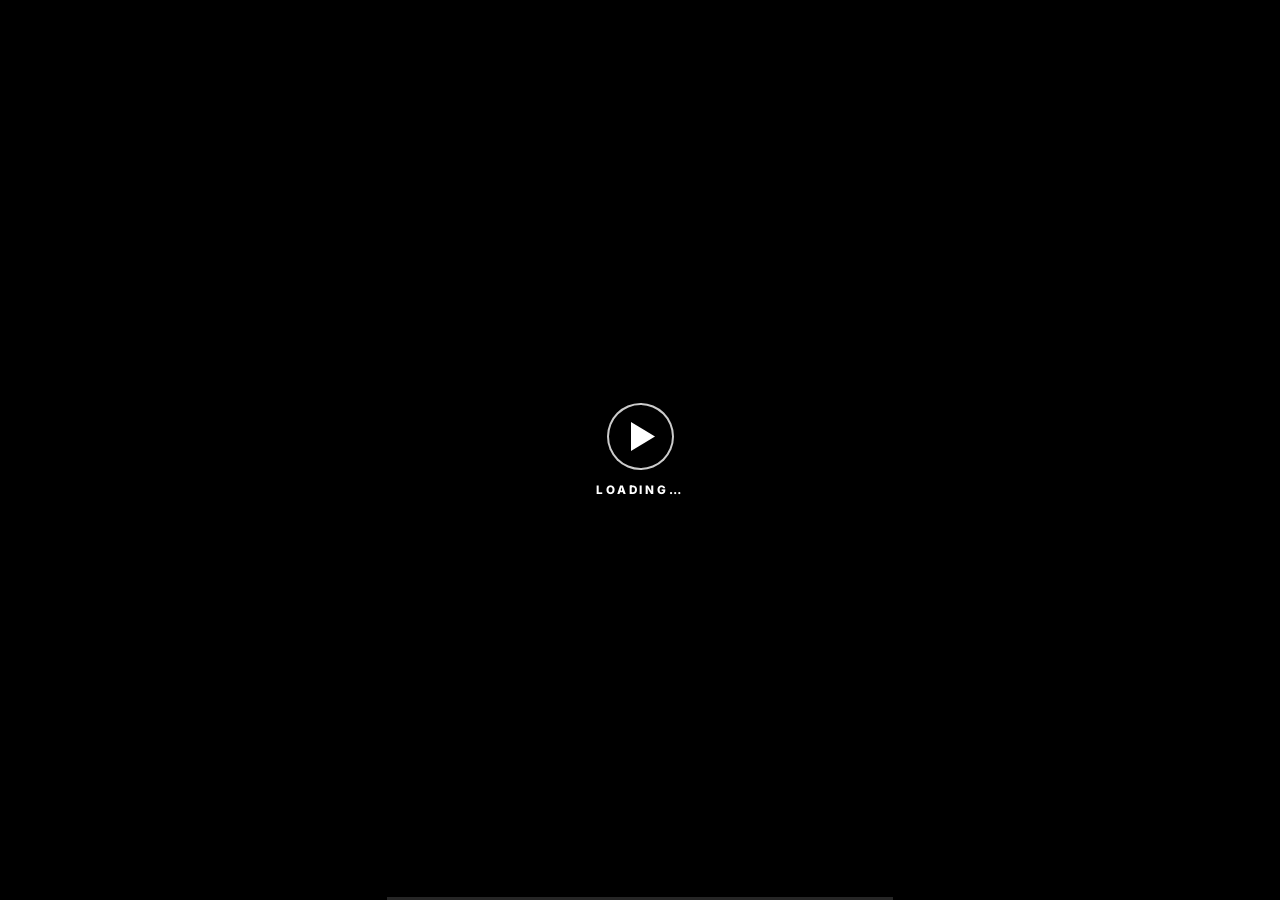
<file: what-if/index.html>
<!doctype html>
<html lang="en">
<head>
  <meta charset="utf-8">
  <meta name="viewport" content="width=device-width, initial-scale=1">
  <title>What If No One Could Die?</title>
  <style>
    @font-face { font-family: 'Libre Baskerville'; font-weight: 400; src: url(fonts/libre-baskerville-latin-400-normal.woff2) format('woff2'); }
    @font-face { font-family: 'Libre Baskerville'; font-weight: 400; font-style: italic; src: url(fonts/libre-baskerville-latin-400-italic.woff2) format('woff2'); }
    @font-face { font-family: 'Space Mono'; font-weight: 700; src: url(fonts/space-mono-latin-700-normal.woff2) format('woff2'); }
    @font-face { font-family: 'Inter'; font-weight: 600; src: url(fonts/inter-latin-600-normal.woff2) format('woff2'); }
    @font-face { font-family: 'Inter'; font-weight: 800; src: url(fonts/inter-latin-800-normal.woff2) format('woff2'); }
    html, body { margin: 0; height: 100%; background: #000; overflow: hidden; }
    body { display: flex; align-items: center; justify-content: center; }
    #stage { position: relative; overflow: hidden; background: #000; cursor: pointer; --u: 9.6px; }
    #gl { position: absolute; inset: 0; width: 100%; height: 100%; display: block; }
    #hud { position: absolute; left: calc(var(--u) * 1.3); top: calc(var(--u) * 40.5); color: #fff; text-shadow: 0 0 calc(var(--u) * .8) rgba(0,0,0,.65); }
    .label { font: 800 calc(var(--u) * 1.35) Inter, system-ui, sans-serif; letter-spacing: .28em; }
    .pop { font: 400 calc(var(--u) * 4.2) 'Libre Baskerville', Georgia, serif; letter-spacing: -.01em; margin: calc(var(--u) * .1) 0 calc(var(--u) * .4); font-variant-numeric: lining-nums; }
    #cap { position: absolute; left: 50%; top: calc(var(--u) * 56); width: 88%; transform: translate(-50%, 0); text-align: center; color: #fff;
      font: italic 400 calc(var(--u) * 2.25) 'Libre Baskerville', Georgia, serif; line-height: 1.35;
      text-shadow: 0 0 calc(var(--u) * .5) rgba(0,0,0,.85), 0 0 calc(var(--u) * 1.6) rgba(0,0,0,.55); }
    #cap span { display: inline-block; }
    #cap.final { top: calc(var(--u) * 54); font-size: calc(var(--u) * 3.3); width: 84%; }
    #vig { position: absolute; inset: 0; pointer-events: none; background: radial-gradient(ellipse at 50% 45%, rgba(0,0,0,0) 45%, rgba(0,0,0,.55) 100%); }
    #grain { position: absolute; inset: -50%; pointer-events: none; opacity: .09; mix-blend-mode: overlay;
      background-image: url("data:image/svg+xml;utf8,<svg xmlns='http://www.w3.org/2000/svg' width='200' height='200'><filter id='n'><feTurbulence type='fractalNoise' baseFrequency='.9' numOctaves='2' stitchTiles='stitch'/></filter><rect width='100%' height='100%' filter='url(%23n)'/></svg>"); }
    #fade { position: absolute; inset: 0; background: #000; opacity: 1; pointer-events: none; }
    #play { position: absolute; inset: 0; display: flex; flex-direction: column; gap: calc(var(--u) * 1.5); align-items: center; justify-content: center; color: #fff; background: rgba(0,0,0,.35);
      font: 800 calc(var(--u) * 1.3) Inter, system-ui, sans-serif; letter-spacing: .25em; transition: opacity .3s; }
    #play::before { content: ''; width: calc(var(--u) * 7); height: calc(var(--u) * 7); border-radius: 50%; border: 2px solid rgba(255,255,255,.8);
      background: no-repeat 58% 50% / 38% url("data:image/svg+xml;utf8,<svg xmlns='http://www.w3.org/2000/svg' viewBox='0 0 10 12'><path d='M0 0l10 6-10 6z' fill='white'/></svg>"); }
    #play:not(.ready)::after { content: 'LOADING…'; }
    #play.ready::after { content: 'WHAT IF'; }
    #play.hidden { opacity: 0; pointer-events: none; }
    #progress { position: absolute; left: 0; right: 0; bottom: 0; height: 3px; background: rgba(255,255,255,.15); }
    #bar { height: 100%; width: 0; background: #fff; }
    .render #play, .render #progress { display: none; }
  </style>
</head>
<body>
  <div id="stage">
    <canvas id="gl"></canvas>
    <div id="vig"></div>
    <div id="hud">
      <div class="label">WORLD POPULATION</div>
      <div id="pop" class="pop">8,312,604,118</div>
      <div id="when" class="label">DAY 0</div>
    </div>
    <div id="cap"></div>
    <div id="grain"></div>
    <div id="fade"></div>
    <div id="play"></div>
    <div id="progress"><div id="bar"></div></div>
  </div>
  <audio id="audio" src="media/soundtrack.m4a" preload="auto"></audio>
  <script>if (location.search.includes('render')) document.body.classList.add('render');</script>
  <script type="importmap">
    { "imports": { "three": "./vendor/three/three.module.min.js", "three/addons/": "./vendor/three/addons/" } }
  </script>
  <script type="module" src="src/main.js"></script>
</body>
</html>
</file>
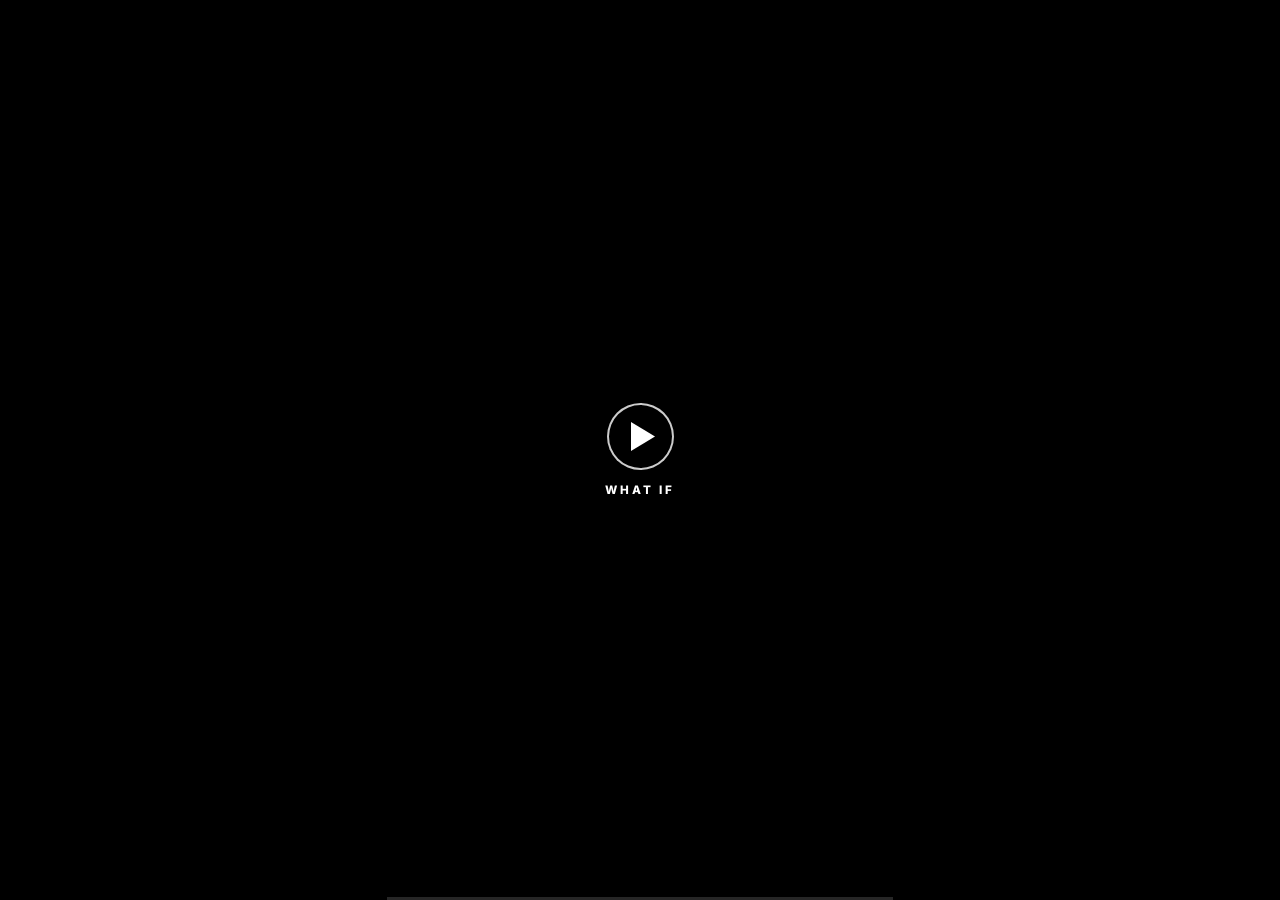
<file: episode-02-insects/what-if/index.html>
<!doctype html>
<html lang="en">
<head>
  <meta charset="utf-8">
  <meta name="viewport" content="width=device-width, initial-scale=1">
  <title>What If Every Insect Disappeared?</title>
  <style>
    @font-face { font-family: 'Libre Baskerville'; font-weight: 400; src: url(fonts/libre-baskerville-latin-400-normal.woff2) format('woff2'); }
    @font-face { font-family: 'Libre Baskerville'; font-weight: 400; font-style: italic; src: url(fonts/libre-baskerville-latin-400-italic.woff2) format('woff2'); }
    @font-face { font-family: 'Space Mono'; font-weight: 700; src: url(fonts/space-mono-latin-700-normal.woff2) format('woff2'); }
    @font-face { font-family: 'Inter'; font-weight: 600; src: url(fonts/inter-latin-600-normal.woff2) format('woff2'); }
    @font-face { font-family: 'Inter'; font-weight: 800; src: url(fonts/inter-latin-800-normal.woff2) format('woff2'); }
    html, body { margin: 0; height: 100%; background: #000; overflow: hidden; }
    body { display: flex; align-items: center; justify-content: center; }
    #stage { position: relative; overflow: hidden; background: #000; cursor: pointer; --u: 9.6px; }
    #gl { position: absolute; inset: 0; width: 100%; height: 100%; display: block; }
    #hud { position: absolute; left: calc(var(--u) * 1.3); top: calc(var(--u) * 40.5); color: #fff; text-shadow: 0 0 calc(var(--u) * .8) rgba(0,0,0,.65); }
    .label { font: 800 calc(var(--u) * 1.35) Inter, system-ui, sans-serif; letter-spacing: .28em; }
    .pop { font: 400 calc(var(--u) * 4.2) 'Libre Baskerville', Georgia, serif; letter-spacing: -.01em; margin: calc(var(--u) * .1) 0 calc(var(--u) * .4); font-variant-numeric: lining-nums; }
    #cap { position: absolute; left: 50%; top: calc(var(--u) * 56); width: 88%; transform: translate(-50%, 0); text-align: center; color: #fff;
      font: italic 400 calc(var(--u) * 2.25) 'Libre Baskerville', Georgia, serif; line-height: 1.35;
      text-shadow: 0 0 calc(var(--u) * .5) rgba(0,0,0,.85), 0 0 calc(var(--u) * 1.6) rgba(0,0,0,.55); }
    #cap span { display: inline-block; }
    #cap.final { top: calc(var(--u) * 54); font-size: calc(var(--u) * 3.3); width: 84%; }
    #vig { position: absolute; inset: 0; pointer-events: none; background: radial-gradient(ellipse at 50% 45%, rgba(0,0,0,0) 45%, rgba(0,0,0,.55) 100%); }
    #grain { position: absolute; inset: -50%; pointer-events: none; opacity: .09; mix-blend-mode: overlay;
      background-image: url("data:image/svg+xml;utf8,<svg xmlns='http://www.w3.org/2000/svg' width='200' height='200'><filter id='n'><feTurbulence type='fractalNoise' baseFrequency='.9' numOctaves='2' stitchTiles='stitch'/></filter><rect width='100%' height='100%' filter='url(%23n)'/></svg>"); }
    #fade { position: absolute; inset: 0; background: #000; opacity: 1; pointer-events: none; }
    #play { position: absolute; inset: 0; display: flex; flex-direction: column; gap: calc(var(--u) * 1.5); align-items: center; justify-content: center; color: #fff; background: rgba(0,0,0,.35);
      font: 800 calc(var(--u) * 1.3) Inter, system-ui, sans-serif; letter-spacing: .25em; transition: opacity .3s; }
    #play::before { content: ''; width: calc(var(--u) * 7); height: calc(var(--u) * 7); border-radius: 50%; border: 2px solid rgba(255,255,255,.8);
      background: no-repeat 58% 50% / 38% url("data:image/svg+xml;utf8,<svg xmlns='http://www.w3.org/2000/svg' viewBox='0 0 10 12'><path d='M0 0l10 6-10 6z' fill='white'/></svg>"); }
    #play:not(.ready)::after { content: 'LOADING…'; }
    #play.ready::after { content: 'WHAT IF'; }
    #play.hidden { opacity: 0; pointer-events: none; }
    #progress { position: absolute; left: 0; right: 0; bottom: 0; height: 3px; background: rgba(255,255,255,.15); }
    #bar { height: 100%; width: 0; background: #fff; }
    .render #play, .render #progress { display: none; }
  </style>
</head>
<body>
  <div id="stage">
    <canvas id="gl"></canvas>
    <div id="vig"></div>
    <div id="hud">
      <div class="label">WORLD POPULATION</div>
      <div id="pop" class="pop">8,312,604,118</div>
      <div id="when" class="label">DAY 0</div>
    </div>
    <div id="cap"></div>
    <div id="grain"></div>
    <div id="fade"></div>
    <div id="play"></div>
    <div id="progress"><div id="bar"></div></div>
  </div>
  <audio id="audio" src="media/soundtrack.m4a" preload="auto"></audio>
  <script>if (location.search.includes('render')) document.body.classList.add('render');</script>
  <script type="importmap">
    { "imports": { "three": "./vendor/three/three.module.min.js", "three/addons/": "./vendor/three/addons/" } }
  </script>
  <script type="module" src="src/main.js"></script>
</body>
</html>
</file>
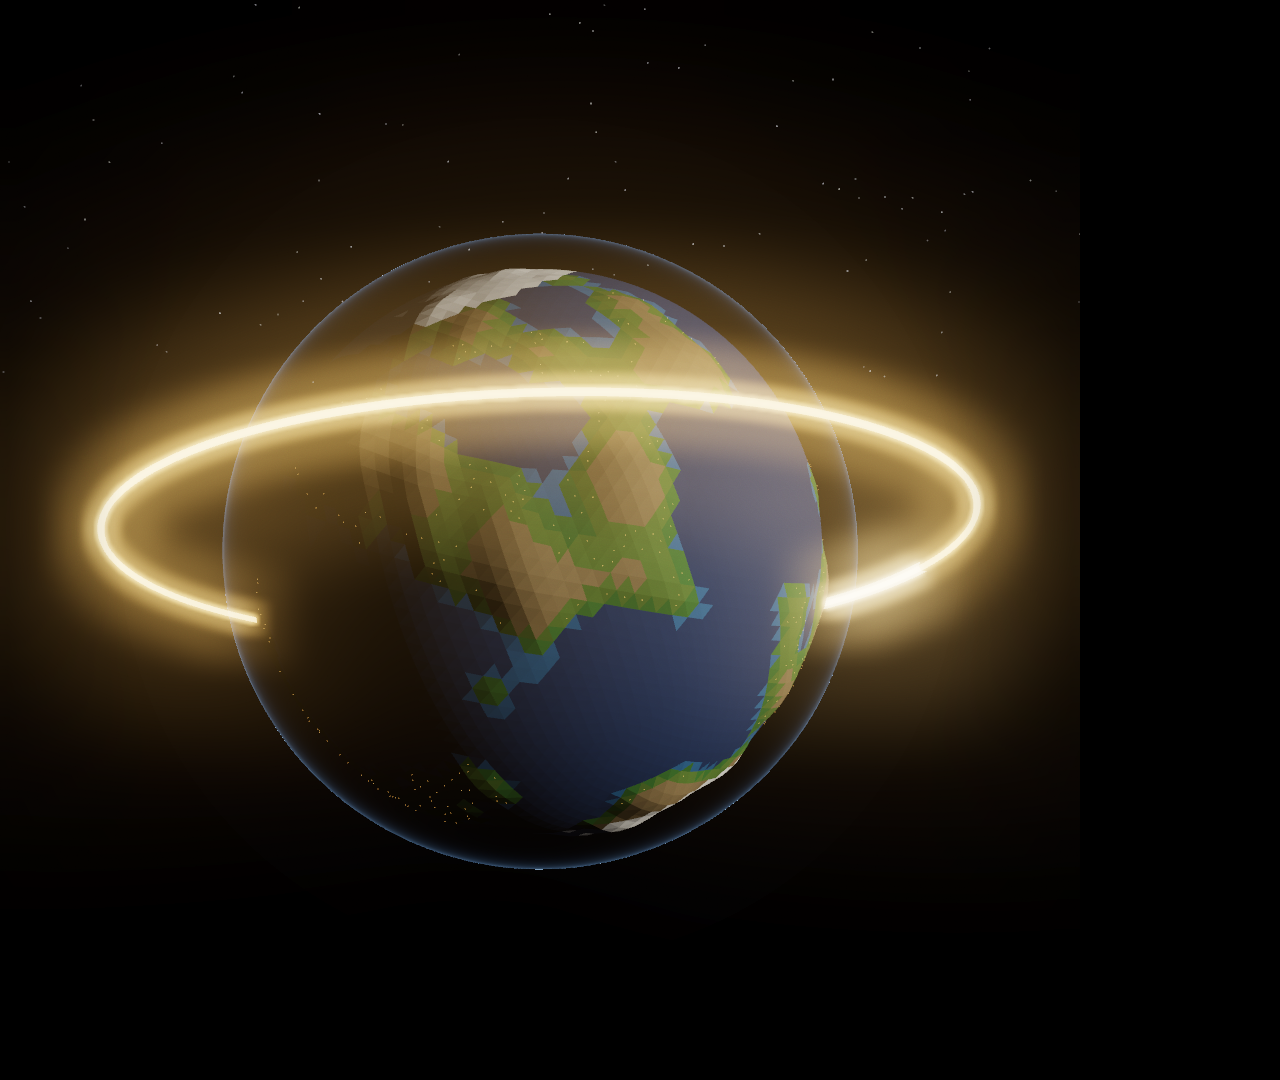
<file: branding/brand.html>
<!doctype html>
<html lang="en">
<head>
<meta charset="utf-8">
<title>Hypothetica Brand Renders</title>
<style>
  @font-face { font-family: 'Libre Baskerville'; font-weight: 400; src: url(../what-if/fonts/libre-baskerville-latin-400-normal.woff2) format('woff2'); }
  @font-face { font-family: 'Libre Baskerville'; font-weight: 400; font-style: italic; src: url(../what-if/fonts/libre-baskerville-latin-400-italic.woff2) format('woff2'); }
  @font-face { font-family: 'Inter'; font-weight: 600; src: url(../what-if/fonts/inter-latin-600-normal.woff2) format('woff2'); }
  @font-face { font-family: 'Inter'; font-weight: 800; src: url(../what-if/fonts/inter-latin-800-normal.woff2) format('woff2'); }
  html, body { margin: 0; background: #000; }
  #stage { position: relative; overflow: hidden; }
  canvas { position: absolute; inset: 0; display: block; }
  .ov { position: absolute; inset: 0; pointer-events: none; }
  .vig { background: radial-gradient(ellipse at 50% 50%, rgba(0,0,0,0) 55%, rgba(0,0,0,.55) 100%); }
  .grain { inset: -20%; opacity: .07; mix-blend-mode: overlay;
    background-image: url("data:image/svg+xml;utf8,<svg xmlns='http://www.w3.org/2000/svg' width='200' height='200'><filter id='n'><feTurbulence type='fractalNoise' baseFrequency='.9' numOctaves='2' stitchTiles='stitch'/></filter><rect width='100%' height='100%' filter='url(%23n)'/></svg>"); }
  /* cover text */
  .cover-shade { background: linear-gradient(90deg, rgba(2,4,12,.92) 0%, rgba(2,4,12,.75) 34%, rgba(2,4,12,0) 62%); }
  .title { position: absolute; left: 120px; top: 268px; color: #fff; }
  .kicker { font: 800 22px Inter, sans-serif; letter-spacing: .34em; color: #ffcf7a; }
  .name { font: 400 104px 'Libre Baskerville', serif; letter-spacing: -.01em; margin: 14px 0 6px; line-height: 1; }
  .name em { font-style: italic; color: #ffcf7a; }
  .tag { font: italic 400 34px 'Libre Baskerville', serif; color: rgba(255,255,255,.88); }
  .rule { width: 72px; height: 3px; background: #ffcf7a; margin: 30px 0 22px; }
  .meta { font: 800 18px Inter, sans-serif; letter-spacing: .3em; color: rgba(255,255,255,.75); }
  .counter { position: absolute; right: 64px; top: 176px; text-align: right; color: #fff; text-shadow: 0 0 12px rgba(0,0,0,.7); }
  .counter .l { font: 800 15px Inter, sans-serif; letter-spacing: .3em; }
  .counter .n { font: 400 40px 'Libre Baskerville', serif; margin: 4px 0; }
  /* Earth B */
  .eb-shade { background: linear-gradient(90deg, rgba(14,8,34,.9) 0%, rgba(14,8,34,.7) 36%, rgba(14,8,34,0) 64%); }
  .eb-title { position: absolute; left: 120px; top: 262px; color: #fff; }
  .eb-kicker { font: 800 20px Inter, sans-serif; letter-spacing: .36em; color: #ffb199; }
  .eb-name { font: 800 150px Inter, sans-serif; letter-spacing: -.02em; line-height: .9; margin: 18px 0 14px; }
  .eb-name span { display: inline-block; margin-left: 22px; padding: 0 22px; background: #ff6a4d; color: #160b2e; border-radius: 18px; }
  .eb-tag { font: italic 400 36px 'Libre Baskerville', serif; color: rgba(255,255,255,.92); }
  .eb-meta { margin-top: 28px; font: 800 18px Inter, sans-serif; letter-spacing: .3em; color: rgba(255,255,255,.8); display: flex; align-items: center; gap: 16px; }
  .eb-meta i { width: 12px; height: 12px; border-radius: 50%; background: #ff6a4d; box-shadow: 0 0 14px #ff6a4d; }
  /* safe-area guides (only with ?guides) */
  .guide { position: absolute; border: 2px dashed rgba(255,80,80,.9); }
</style>
</head>
<body>
<div id="stage"><canvas id="gl"></canvas><div class="ov vig"></div><div id="layer" class="ov"></div><div class="ov grain"></div></div>
<script type="importmap">{ "imports": { "three": "../what-if/vendor/three/three.module.min.js", "three/addons/": "../what-if/vendor/three/addons/" } }</script>
<script type="module" src="brand.js"></script>
</body>
</html>
</file>
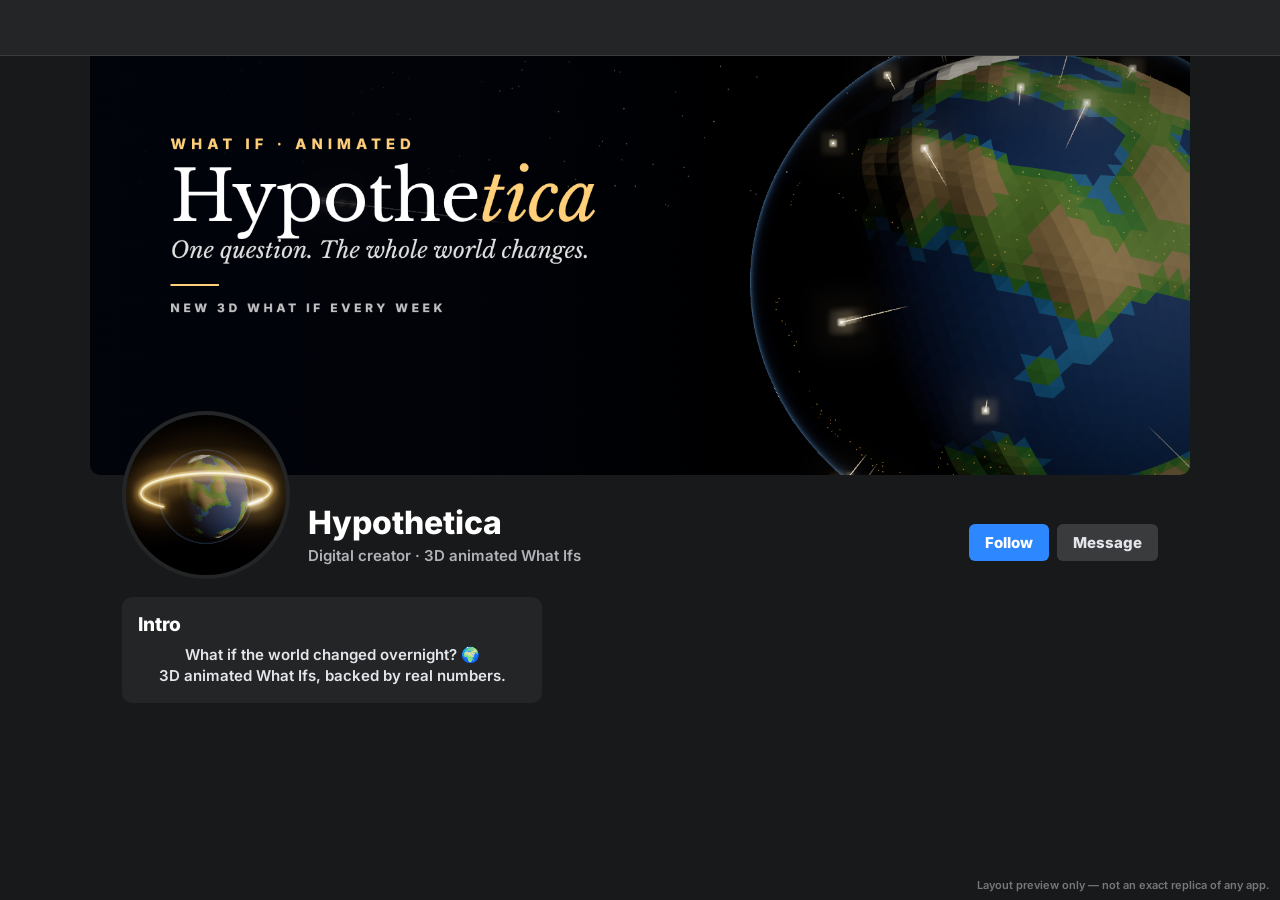
<file: branding/preview.html>
<!doctype html>
<html lang="en">
<head>
<meta charset="utf-8">
<title>Page Preview</title>
<style>
  @font-face { font-family: 'Inter'; font-weight: 600; src: url(../what-if/fonts/inter-latin-600-normal.woff2) format('woff2'); }
  @font-face { font-family: 'Inter'; font-weight: 800; src: url(../what-if/fonts/inter-latin-800-normal.woff2) format('woff2'); }
  * { box-sizing: border-box; }
  body { margin: 0; background: #18191a; color: #e4e6eb; font: 600 15px Inter, system-ui, sans-serif; }
  .bar { height: 56px; background: #242526; border-bottom: 1px solid #3a3b3c; }
  .wrap { max-width: 1100px; margin: 0 auto; }
  .cover { position: relative; width: 100%; aspect-ratio: 1640 / 624; background: url(hypothetica-cover.png) center / cover; border-radius: 0 0 10px 10px; }
  .head { display: flex; align-items: flex-end; gap: 18px; padding: 0 32px; margin-top: -64px; position: relative; }
  .pfp { width: 168px; height: 168px; border-radius: 50%; border: 4px solid #242526; background: url(hypothetica-profile.png) center / cover; flex: none; }
  .who { padding-bottom: 14px; flex: 1; }
  .who h1 { margin: 0; font: 800 32px Inter, sans-serif; color: #fff; }
  .who p { margin: 4px 0 0; color: #b0b3b8; }
  .btns { display: flex; gap: 8px; padding-bottom: 18px; }
  .btn { padding: 9px 16px; border-radius: 6px; background: #3a3b3c; color: #e4e6eb; font-weight: 800; }
  .btn.p { background: #2d88ff; color: #fff; }
  .intro { margin: 18px 32px; padding: 16px; background: #242526; border-radius: 10px; max-width: 420px; }
  .intro b { display: block; font: 800 19px Inter, sans-serif; margin-bottom: 8px; color: #fff; }
  .intro .bio { text-align: center; line-height: 1.45; }
  .note { position: fixed; right: 10px; bottom: 8px; font-size: 11px; color: #777; }
  /* mobile */
  .m .cover { aspect-ratio: 16 / 9; border-radius: 0; }
  .m .head { flex-direction: column; align-items: center; margin-top: -70px; padding: 0 16px; text-align: center; }
  .m .pfp { width: 140px; height: 140px; }
  .m .who h1 { font-size: 26px; }
  .m .btns { width: 100%; }
  .m .btn { flex: 1; text-align: center; }
  .m .intro { margin: 8px 16px; }
</style>
</head>
<body>
<div class="bar"></div>
<div class="wrap" id="wrap">
  <div class="cover"></div>
  <div class="head">
    <div class="pfp"></div>
    <div class="who"><h1>Hypothetica</h1><p>Digital creator · 3D animated What Ifs</p></div>
    <div class="btns"><span class="btn p">Follow</span><span class="btn">Message</span></div>
  </div>
  <div class="intro"><b>Intro</b><div class="bio">What if the world changed overnight? 🌍<br>3D animated What Ifs, backed by real numbers.</div></div>
</div>
<div class="note">Layout preview only — not an exact replica of any app.</div>
<script>
  if (location.search.includes('mobile')) document.body.classList.add('m');
  const B = new URLSearchParams(location.search).get('brand');
  const files = B === 'earthb' ? ['earth-b/earth-b-cover.png', 'earth-b/earth-b-profile.png'] : ['hypothetica-cover.png', 'hypothetica-profile.png'];
  document.querySelector('.cover').style.backgroundImage = `url(${files[0]})`;
  document.querySelector('.pfp').style.backgroundImage = `url(${files[1]})`;
  if (B === 'earthb') {
    document.querySelector('.who h1').textContent = 'Earth B';
    document.querySelector('.who p').textContent = 'Digital creator · 3D What If stories';
    document.querySelector('.bio').innerHTML = 'Same planet. One thing changed. 🌍<br>Weekly 3D What If stories, with real numbers.';
    document.querySelector('.btn.p').style.background = '#ff6a4d';
  }
  const imgs = files.map((s) => new Promise((r) => { const i = new Image(); i.onload = i.onerror = r; i.src = s; }));
  Promise.all([document.fonts.ready, ...imgs]).then(() => { window.__done = true; });
</script>
</body>
</html>
</file>
